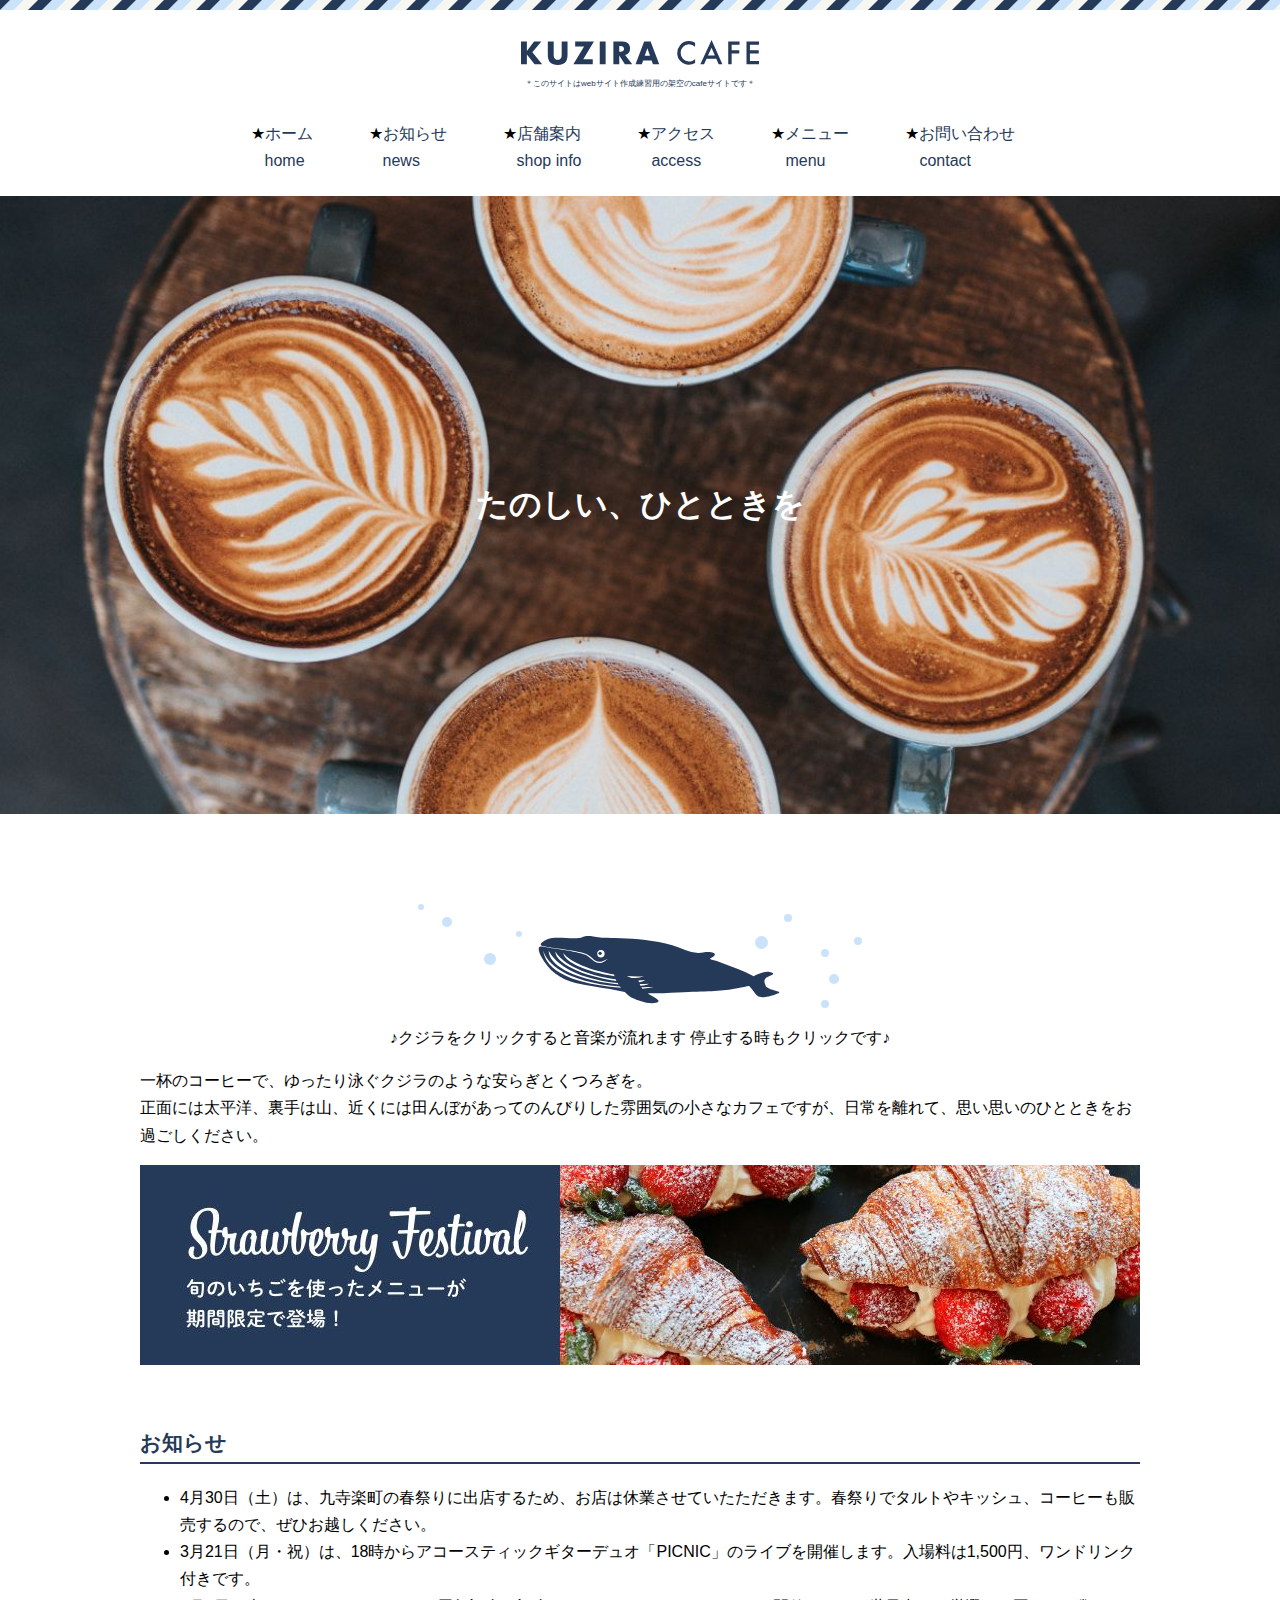
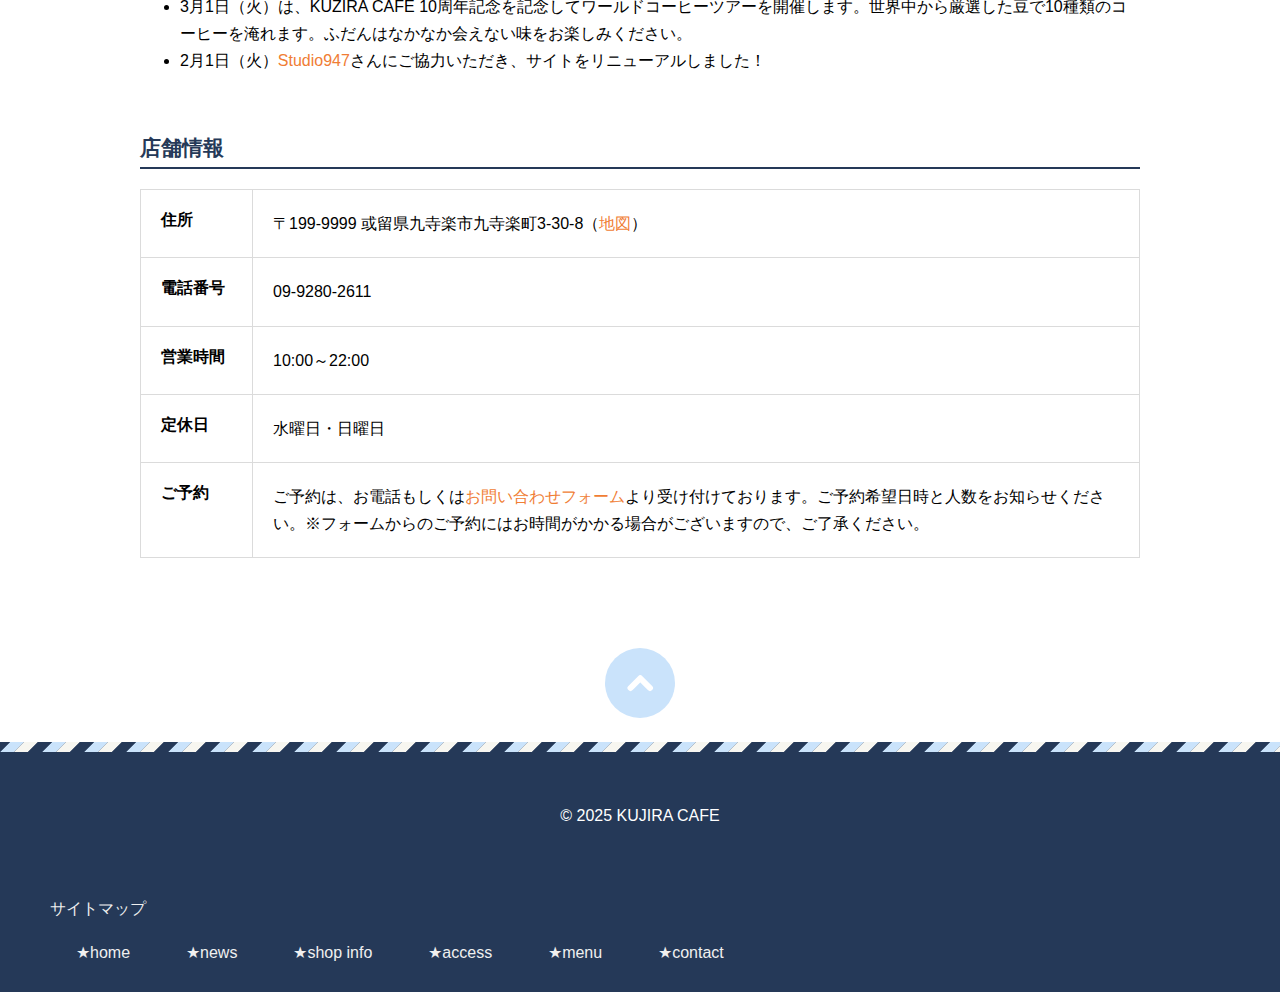
<file: index.html>
<!DOCTYPE html>
<html>
<head>
    <meta charset="UTF-8">
    <meta name="viewport" content="width=device-width, initial-scale=1">
    <meta name="description" content="＊このサイトはwebサイト作成練習用の架空のcafeサイトです＊">
    <link rel="icon" href="images/favicon.ico" />
    <link rel="icon" href="images/favicon.svg" type="image/svg+xml">
    <link rel="apple-touch-icon" href="images/whalecafesample.png" />
    <title>Kujira Cafe</title>
    <link rel="stylesheet" href="css/style.css">     
</head>
<body id="top">
    <!--ヘッダー-->
    <header class="header">
            <div class="logo">
             <a href="index.html"> <img src="images/logo.svg" alt="kUJIRA CAFE"></a>
             <p class="notes">＊このサイトはwebサイト作成練習用の架空のcafeサイトです＊</p>  
            </div>
        <nav class="nav">
            <ul>
                <li><a href="index.html">ホーム<br>
                home</a></li>
                <li><a href="index.html#news">お知らせ<br>
                news</a></li>
                <li><a href="index.html#shop">店舗案内<br>
                shop info</a></li>
                <li><a href="access.html">アクセス<br>
                access</a></li>
                <li><a href="menu.html">メニュー<br>
                menu</a></li>
                <li><a href="contact.html">お問い合わせ<br>
                contact</a></li>
            </ul>
        </nav>
    </header>
    <!--ヘッダーここまで-->    
    <h1 class="hero index">たのしい、ひとときを</h1>
    <!--メイン-->
    <main>
        <div class="logo-whale"><img src="images/logo-whale.svg" alt="Whale Logo" id="whaleLogo"></div>
        <p class="logowhale">♪クジラをクリックすると音楽が流れます 停止する時もクリックです♪</p>
        <audio id="bgm" src="kujira.mp3"></audio>
        <script src="script.js"></script>
        <p>一杯のコーヒーで、ゆったり泳ぐクジラのような安らぎとくつろぎを。<br>
            正面には太平洋、裏手は山、近くには田んぼがあってのんびりした雰囲気の小さなカフェですが、日常を離れて、思い思いのひとときをお過ごしください。</p>
        <a href="menu.html#croissant-sandwich"><img src="images/banner.jpg" alt="旬のイチゴを使ったメニューが期間限定で登場！"></a>
        
        <div id="news">
            <h2>お知らせ</h2>
            <ul>
                <li>4月30日（土）は、九寺楽町の春祭りに出店するため、お店は休業させていたただきます。春祭りでタルトやキッシュ、コーヒーも販売するので、ぜひお越しください。</li>
                <li>3月21日（月・祝）は、18時からアコースティックギターデュオ「PICNIC」のライブを開催します。入場料は1,500円、ワンドリンク付きです。</li>
                <li>3月1日（火）は、KUZIRA CAFE 10周年記念を記念してワールドコーヒーツアーを開催します。世界中から厳選した豆で10種類のコーヒーを淹れます。ふだんはなかなか会えない味をお楽しみください。</li>
                <li>2月1日（火）<a href="https://studio947.net"target="_blank" rel="noopener noreferrer">Studio947</a>さんにご協力いただき、サイトをリニューアルしました！</li>
            </ul>
        </div>

        <div id="shop">
            <h2>店舗情報</h2>
            <table class="shop-info">
                <tr>
                    <th>住所</th>
                    <td>〒199-9999 或留県九寺楽市九寺楽町3-30-8（<a href="access.html">地図</a>）</td>  
                </tr>
                <tr>
                    <th>電話番号</th>
                    <td>09-9280-2611</td>
                </tr>
                <tr>
                    <th>営業時間</th>
                    <td>10:00～22:00</td>
                </tr>
                <tr>
                    <th>定休日</th>
                    <td>水曜日・日曜日</td>
                </tr>
                <tr>
                    <th>ご予約</th>
                    <td>ご予約は、お電話もしくは<a href="contact.html">お問い合わせフォーム</a>より受け付けております。ご予約希望日時と人数をお知らせください。※フォームからのご予約にはお時間がかかる場合がございますので、ご了承ください。</td>
                </tr>
            </table>
        </div>
    </main>
    <!--メインここまで-->
    <!--フッダー-->
    <footer class="footer">
        <div class="gotop">
            <a href="#top"><img src="images/gotop.svg" alt="ページトップへ戻る"></a>
        </div>
        <p class="copyright">&copy; 2025 KUJIRA CAFE</p>
        <nav class="footer-nav">
            <p>サイトマップ</p>
            <ul>
                <li><a href="index.html">home</a></li>
                <li><a href="index.html#news">news</a></li>
                <li><a href="index.html#shop">shop info</a></li>
                <li><a href="access.html">access</a></li>
                <li><a href="menu.html">menu</a></li>
                <li><a href="contact.html">contact</a></li>
            </ul>
        </nav>
    </footer>
<!--フッダーここまで-->
</body>
</html>
</file>
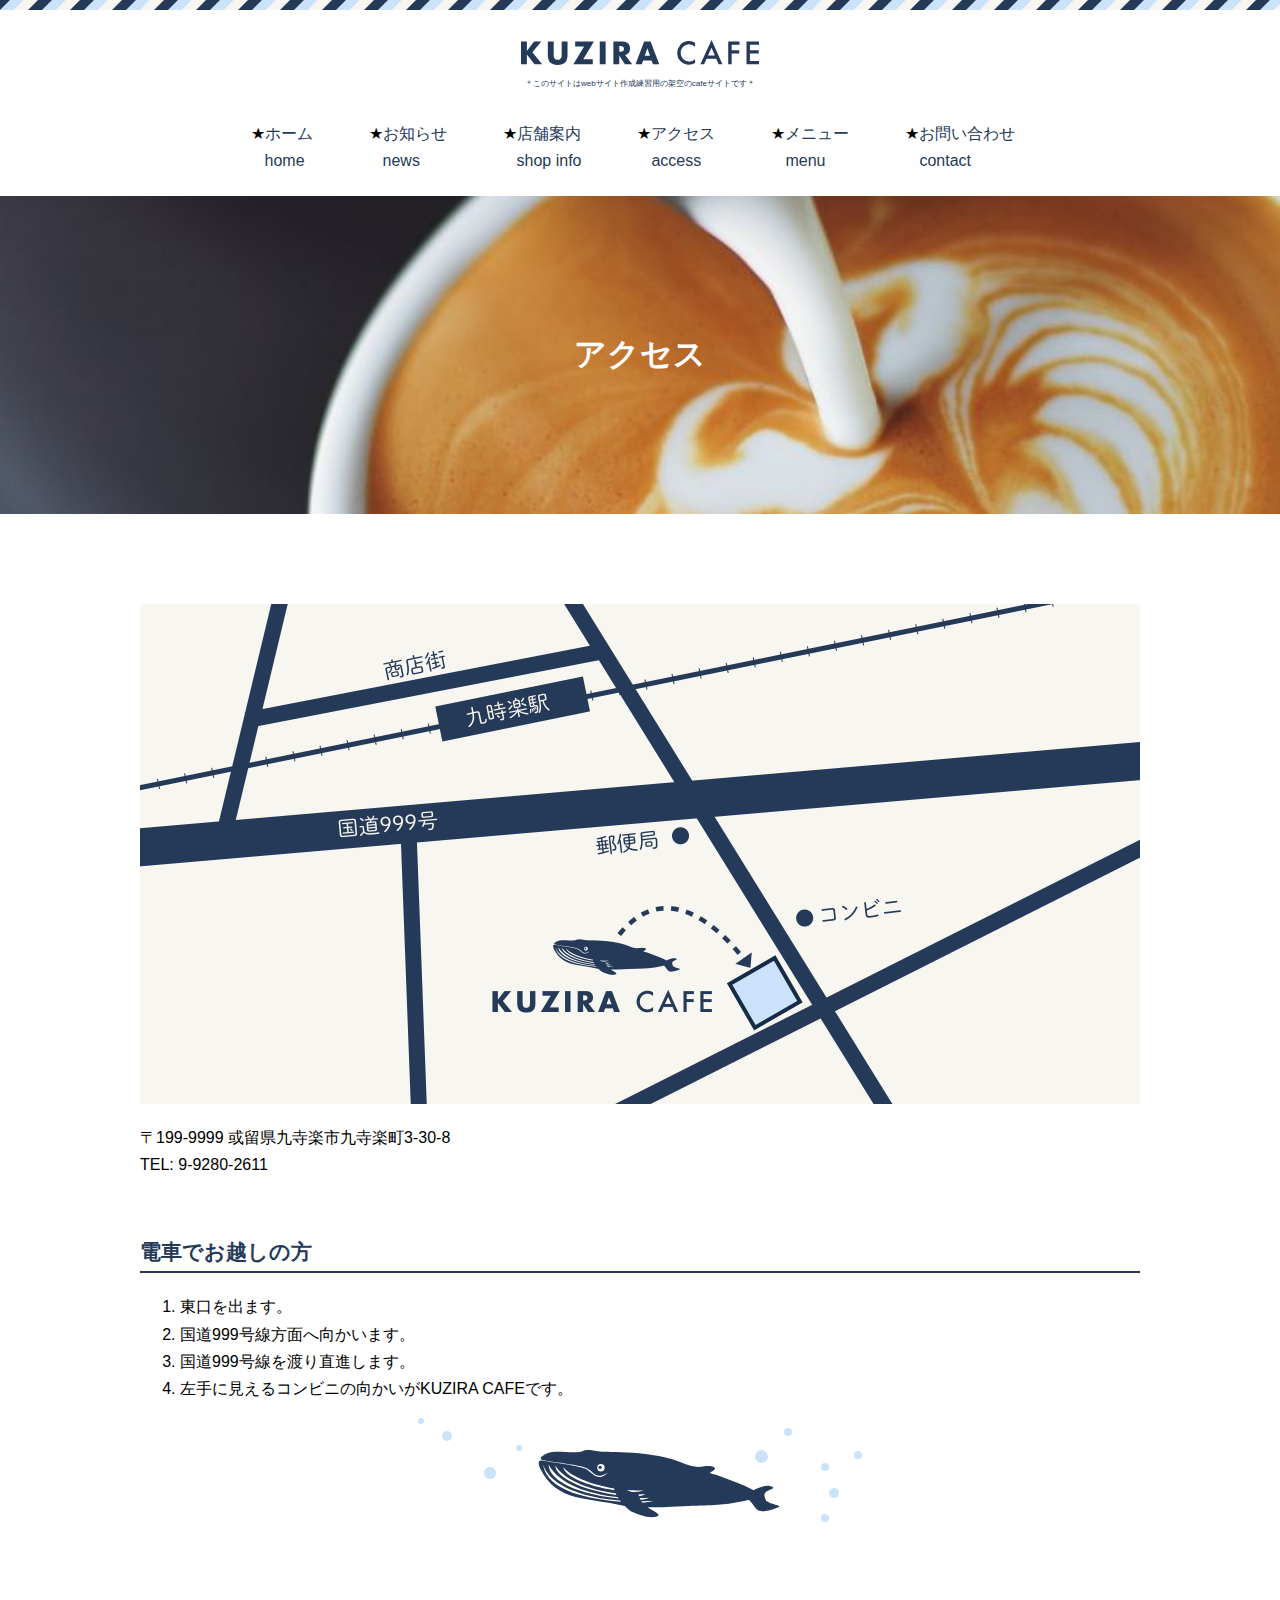
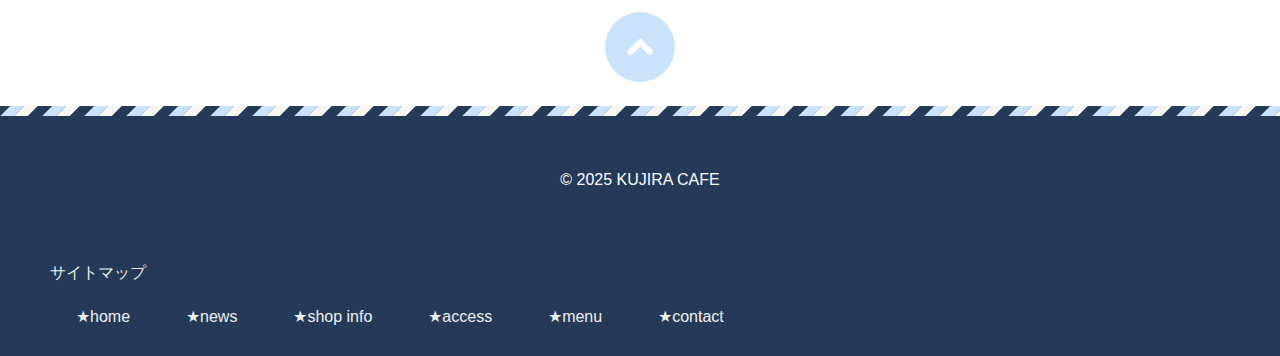
<file: access.html>
<!DOCTYPE html>
<html>
<head>
    <meta charset="UTF-8">
    <meta name="viewport" content="width=device-width, initial-scale=1">
    <link rel="icon" href="images/favicon.ico" />
    <link rel="icon" href="images/favicon.svg" type="image/svg+xml">
    <link rel="apple-touch-icon" href="images/whalecafesample.png" />
    <title>アクセス ｜ Kujira Cafe</title>
    <link rel="stylesheet" href="css/style.css">     
</head>
<body id="top">
    <!--ヘッダー-->
    <header class="header">
            <div class="logo">
             <a href="index.html"> <img src="images/logo.svg" alt="kUJIRA CAFE"></a> 
             <p class="notes">＊このサイトはwebサイト作成練習用の架空のcafeサイトです＊</p> 
            </div>
        <nav class="nav">
            <ul>
                <li><a href="index.html">ホーム<br>
                home</a></li>
                <li><a href="index.html#news">お知らせ<br>
                news</a></li>
                <li><a href="index.html#shop">店舗案内<br>
                shop info</a></li>
                <li><a href="access.html">アクセス<br>
                access</a></li>
                <li><a href="menu.html">メニュー<br>
                menu</a></li>
                <li><a href="contact.html">お問い合わせ<br>
                contact</a></li>
            </ul>
        </nav>
    </header>
    <!--ヘッダーここまで-->    
    <h1 class="hero access">アクセス</h1>
    <!--メイン-->
    <main>
        <img src="images/map.png" alt="地図">
        <p>
         〒199-9999 或留県九寺楽市九寺楽町3-30-8<br>
         TEL: 9-9280-2611   
        </p>
        <h2>電車でお越しの方</h2>
        <ol>
            <li>東口を出ます。</li>
            <li>国道999号線方面へ向かいます。</li>
            <li>国道999号線を渡り直進します。</li>
            <li>左手に見えるコンビニの向かいがKUZIRA CAFEです。</li>
        </ol>
        <div class="logo-whale"><img src="images/logo-whale.svg" alt="Whale Logo" id="whaleLogo"></div>
        <audio id="bgm" src="kujira.mp3"></audio>
        <script src="script.js"></script>    
    </main>
    <!--メインここまで-->
    <!--フッダー-->
    <footer>
        <div class="gotop">
            <a href="#top"><img src="images/gotop.svg" alt="ページトップへ戻る"></a>
        </div>
        <p class="copyright">&copy; 2025 KUJIRA CAFE</p>
        <nav class="footer-nav">
            <p>サイトマップ</p>
            <ul>
                <li><a href="index.html">home</a></li>
                <li><a href="index.html#news">news</a></li>
                <li><a href="index.html#shop">shop info</a></li>
                <li><a href="access.html">access</a></li>
                <li><a href="menu.html">menu</a></li>
                <li><a href="contact.html">contact</a></li>
            </ul>
    </footer>
<!--フッダーここまで-->
</body>
</html>
</file>
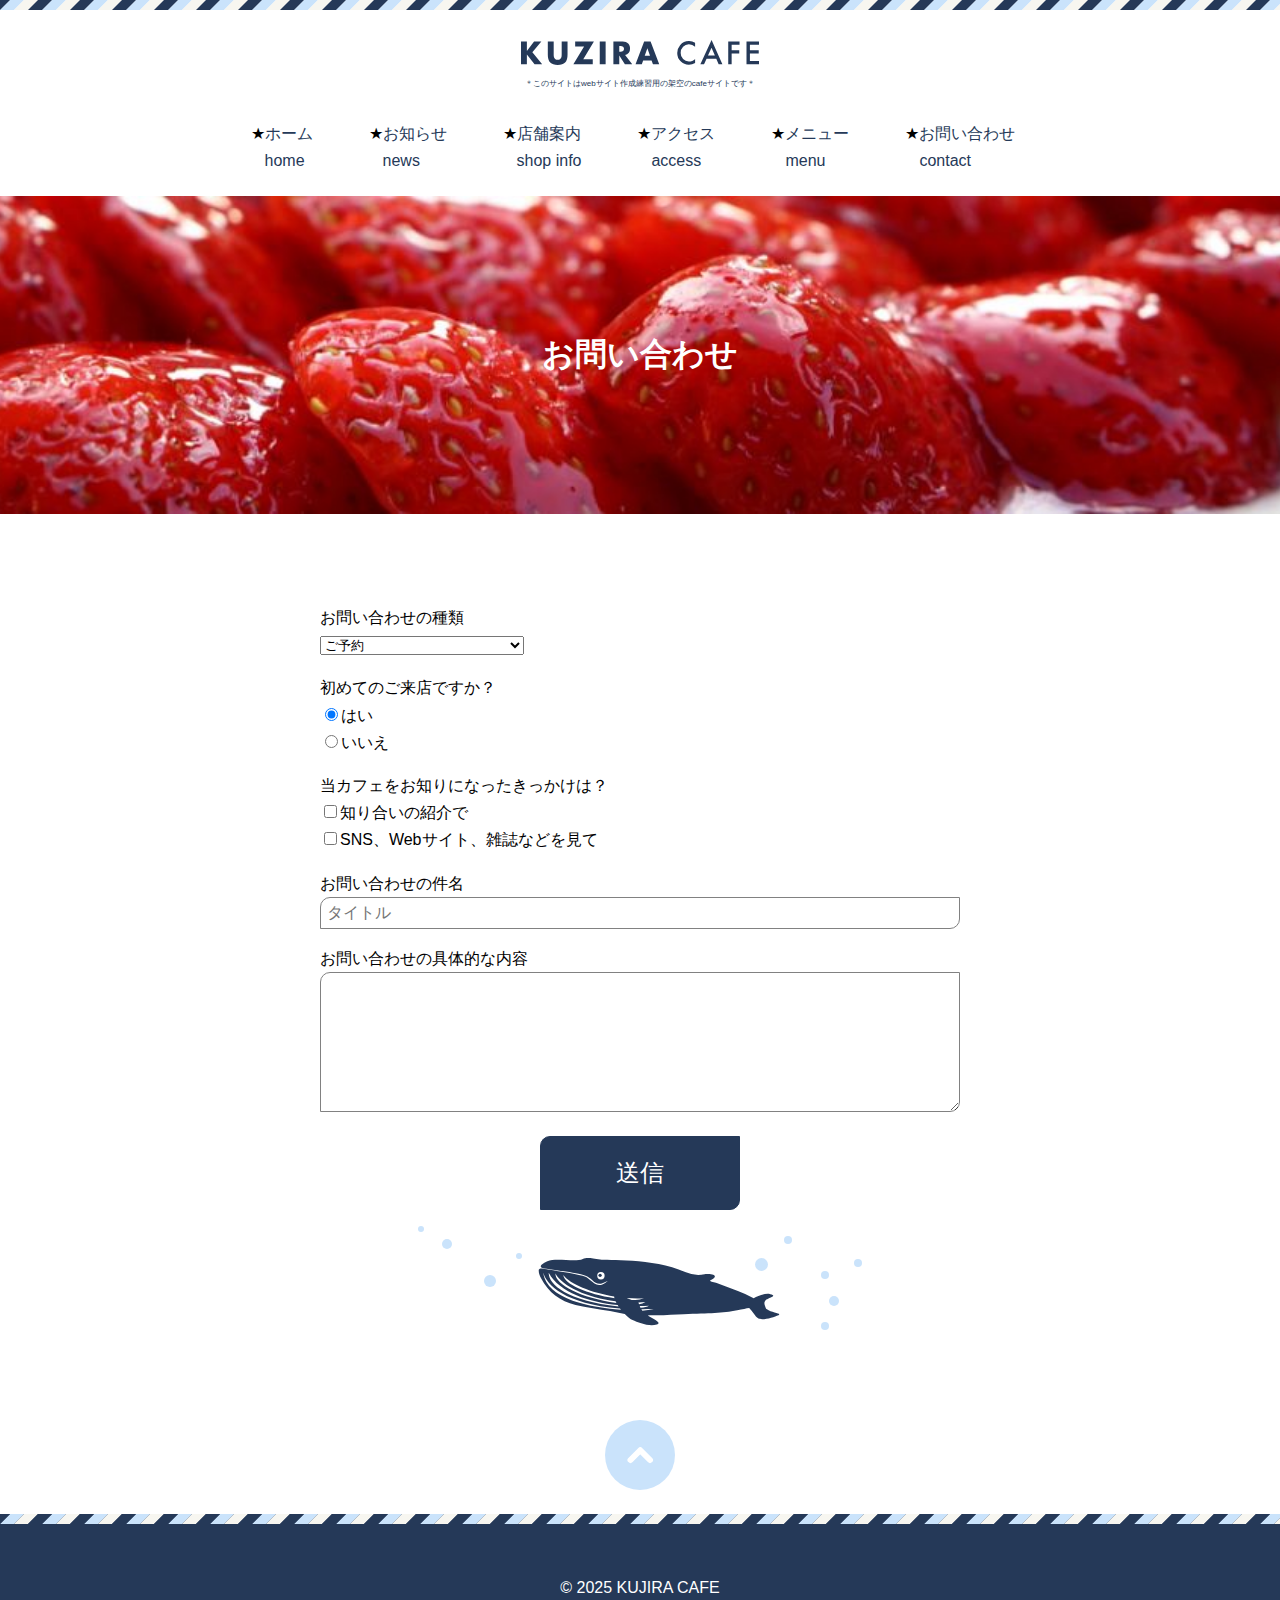
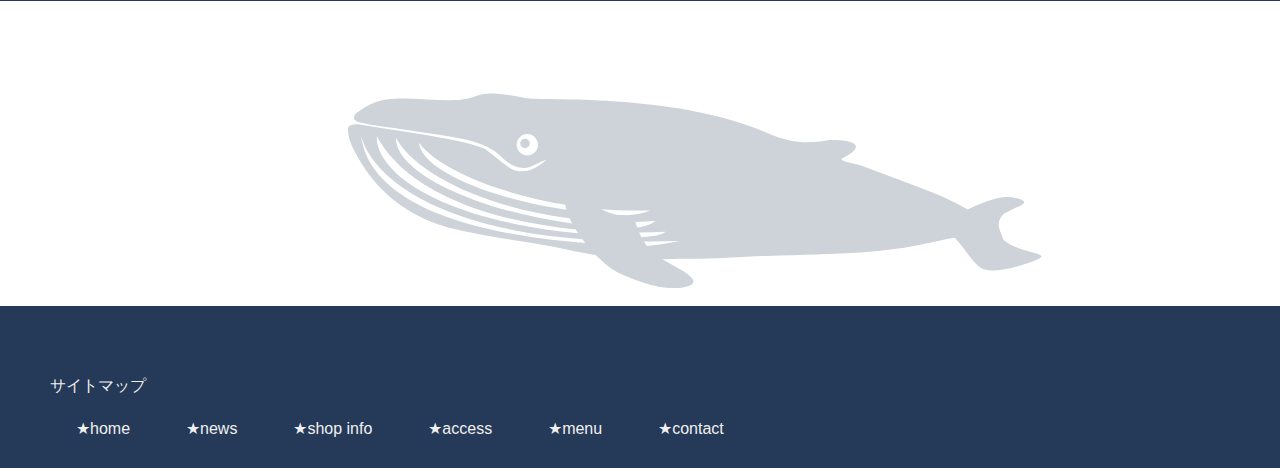
<file: contact.html>
<!DOCTYPE html>
<html>
<head>
    <meta charset="UTF-8">
    <meta name="viewport" content="width=device-width, initial-scale=1">
    <link rel="icon" href="images/favicon.ico" />
    <link rel="icon" href="images/favicon.svg" type="image/svg+xml">
    <link rel="apple-touch-icon" href="images/whalecafesample.png" />
    <title>お問い合わせ ｜ Kujira Cafe</title>
    <link rel="stylesheet" href="css/style.css">     
</head>
<body id="top">
    <!--ヘッダー-->
    <header class="header">
            <div class="logo">
             <a href="index.html"> <img src="images/logo.svg" alt="kUJIRA CAFE"></a>
             <p class="notes">＊このサイトはwebサイト作成練習用の架空のcafeサイトです＊</p> 
            </div>
        <nav class="nav">
            <ul>
                <li><a href="index.html">ホーム<br>
                home</a></li>
                <li><a href="index.html#news">お知らせ<br>
                news</a></li>
                <li><a href="index.html#shop">店舗案内<br>
                shop info</a></li>
                <li><a href="access.html">アクセス<br>
                access</a></li>
                <li><a href="menu.html">メニュー<br>
                menu</a></li>
                <li><a href="contact.html">お問い合わせ<br>
                contact</a></li>
            </ul>
        </nav>
    </header>
    <!--ヘッダーここまで-->    
    <h1 class="hero contact">お問い合わせ</h1>
    <!--メイン-->
    <main>
        <form action="result.html">
  <p>
    <label for="kind">お問い合わせの種類</label><br>
    <select name="kind" id="kind">
      <option value="1">ご予約</option>
      <option value="2">イベントに関するお問い合わせ</option>
      <option value="3">その他</option>
    </select>
  </p>

  <p>
    初めてのご来店ですか？<br>
    <label><input type="radio" name="first" value="yes" checked>はい</label><br>
    <label><input type="radio" name="first" value="no">いいえ</label>
  </p>

  <p>
    当カフェをお知りになったきっかけは？<br>
    <label><input type="checkbox" name="how" value="friend">知り合いの紹介で</label><br>
    <label><input type="checkbox" name="how" value="magazine">SNS、Webサイト、雑誌などを見て</label>
  </p>

  <p>
    <label for="subject">お問い合わせの件名</label><br>
    <input type="text" name="subject" placeholder="タイトル" id="subject">
  </p>

  <p>
    <label for="message">お問い合わせの具体的な内容</label><br>
    <textarea name="message" id="message"></textarea>
  </p>

  <p class="submit">
    <input type="submit" value="送信">
  </p>
</form>
        <div class="logo-whale"><img src="images/logo-whale.svg" alt="Whale Logo" id="whaleLogo"></div>
        <audio id="bgm" src="kujira.mp3"></audio>
        <script src="script.js"></script>
    </main>
    <!--メインここまで-->
    <!--フッダー-->
   <footer class="footer">
        <div class="gotop">
            <a href="#top"><img src="images/gotop.svg" alt="ページトップへ戻る"></a>
        </div>
        <p class="copyright">&copy; 2025 KUJIRA CAFE</p>
        <div class="logo-whale-w"><img src="images/logo-whale-w.svg" alt="Whale Logo"></div>
        <nav class="footer-nav">
            <p>サイトマップ</p>
            <ul>
                <li><a href="index.html">home</a></li>
                <li><a href="index.html#news">news</a></li>
                <li><a href="index.html#shop">shop info</a></li>
                <li><a href="access.html">access</a></li>
                <li><a href="menu.html">menu</a></li>
                <li><a href="contact.html">contact</a></li>
            </ul>
        </nav>
    </footer>
<!--フッダーここまで-->
</body>
</html>
</file>
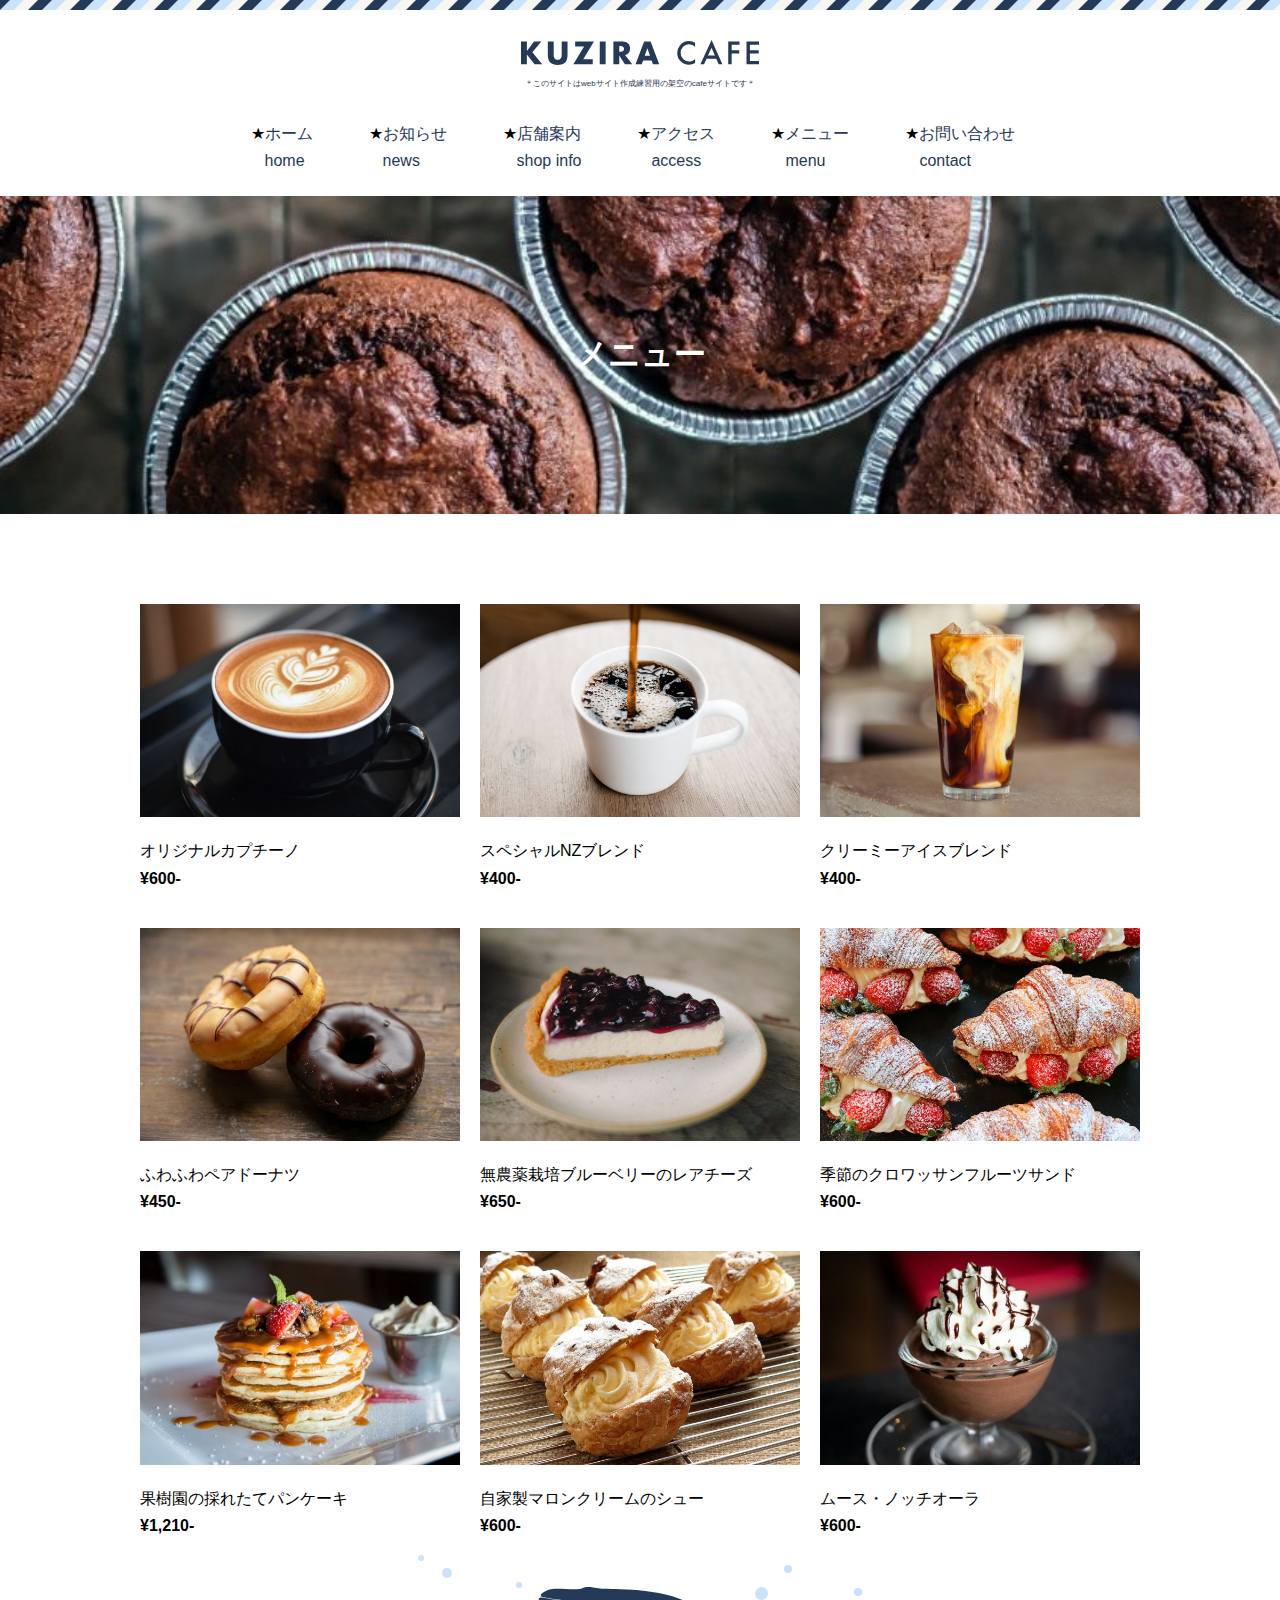
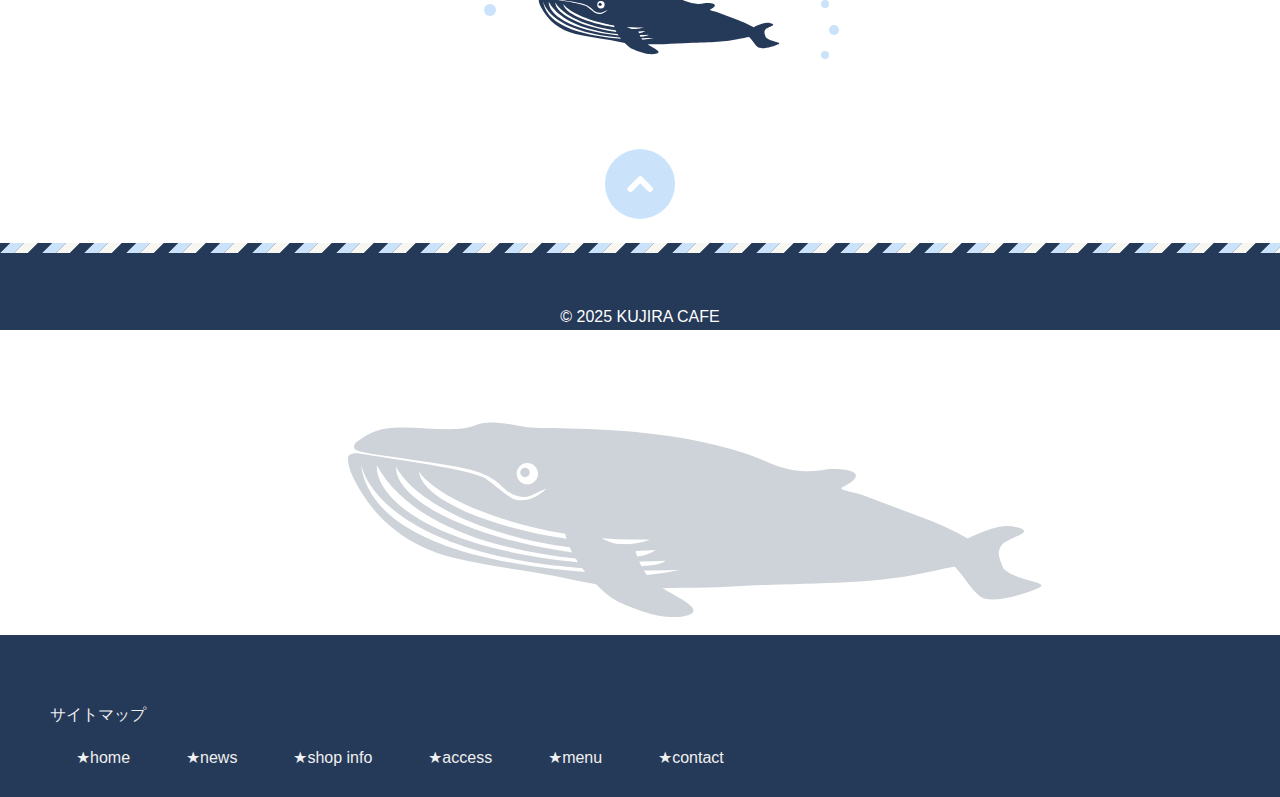
<file: menu.html>
<!DOCTYPE html>
<html>
<head>
    <meta charset="UTF-8">
    <meta name="viewport" content="width=device-width, initial-scale=1">
    <link rel="icon" href="images/favicon.ico" />
    <link rel="icon" href="images/favicon.svg" type="image/svg+xml">
    <link rel="apple-touch-icon" href="images/whalecafesample.png" />
    <title>メニュー ｜ Kujira Cafe</title>
    <link rel="stylesheet" href="css/style.css">     
</head>
<body id="top">
    <!--ヘッダー-->
    <header class="header">
            <div class="logo">
             <a href="index.html"> <img src="images/logo.svg" alt="kUJIRA CAFE"></a>
             <p class="notes">＊このサイトはwebサイト作成練習用の架空のcafeサイトです＊</p>  
            </div>
        <nav class="nav">
            <ul>
                <li><a href="index.html">ホーム<br>
                home</a></li>
                <li><a href="index.html#news">お知らせ<br>
                news</a></li>
                <li><a href="index.html#shop">店舗案内<br>
                shop info</a></li>
                <li><a href="access.html">アクセス<br>
                access</a></li>
                <li><a href="menu.html">メニュー<br>
                menu</a></li>
                <li><a href="contact.html">お問い合わせ<br>
                contact</a></li>
            </ul>
        </nav>
    </header>
    <!--ヘッダーここまで-->    
    <h1 class="hero menu">メニュー</h1>
    <!--メイン-->
    <main>
        <div class="items">
            <div class="item">
                <img src="images/item1.jpg" alt="オリジナルカプチーノ">
                <p>
                    オリジナルカプチーノ<br>
                    <strong>¥600-</strong>
                </p>
            </div>
            <div class="item">
                <img src="images/item2.jpg" alt="スペシャルNZブレンド">
                <p>
                    スペシャルNZブレンド<br>
                    <strong>¥400-</strong>
                </p>
            </div>
             <div class="item">
                <img src="images/item3.jpg" alt="クリーミーアイスブレンド">
                <p>
                    クリーミーアイスブレンド<br>
                    <strong>¥400-</strong>
                </p>
            </div>
            <div class="item">
                <img src="images/item4.jpg" alt="ふわふわペアドーナツ">
                <p>
                    ふわふわペアドーナツ<br>
                    <strong>¥450-</strong>
                </p>
            </div>
            <div class="item">
                <img src="images/item5.jpg" alt="無農薬栽培ブルーベリーのレアチーズ">
                <p>
                    無農薬栽培ブルーベリーのレアチーズ<br>
                    <strong>¥650-</strong>
                </p>
            </div>
            <div class="item" id="croissant-sandwich">
                <img src="images/item6.jpg" alt="季節のクロワッサンフルーツサンド">
                <p>
                    季節のクロワッサンフルーツサンド<br>
                    <strong>¥600-</strong>
                </p>
            </div>
            <div class="item">
                <img src="images/item7.jpg" alt="果樹園の採れたてパンケーキ">
                <p>
                    果樹園の採れたてパンケーキ<br>
                    <strong>¥1,210-</strong>
                </p>
            </div>
            <div class="item">
                <img src="images/item8.jpg" alt="自家製マロンクリームのシュー">
                <p>
                    自家製マロンクリームのシュー<br>
                    <strong>¥600-</strong>
                </p>
            </div>
            <div class="item">
                <img src="images/item9.jpg" alt="ムース・ノッチオーラ">
                <p>
                    ムース・ノッチオーラ<br>
                    <strong>¥600-</strong>
                </p>
            </div>

        </div>
        <div class="logo-whale"><img src="images/logo-whale.svg" alt="Whale Logo" id="whaleLogo"></div>
        <audio id="bgm" src="kujira.mp3"></audio>
        <script src="script.js"></script>
    </main>
    <!--メインここまで-->
    <!--フッダー-->
    <footer class="footer">
        <div class="gotop">
            <a href="#top"><img src="images/gotop.svg" alt="ページトップへ戻る"></a>
        </div>
        <p class="copyright">&copy; 2025 KUJIRA CAFE</p>
        <div class="logo-whale-w"><img src="images/logo-whale-w.svg" alt="Whale Logo"></div>
        <nav class="footer-nav">
            <p>サイトマップ</p>
            <ul>
                <li><a href="index.html">home</a></li>
                <li><a href="index.html#news">news</a></li>
                <li><a href="index.html#shop">shop info</a></li>
                <li><a href="access.html">access</a></li>
                <li><a href="menu.html">menu</a></li>
                <li><a href="contact.html">contact</a></li>
            </ul>
        </nav>
    </footer>
<!--フッダーここまで-->
</body>
</html>
</file>
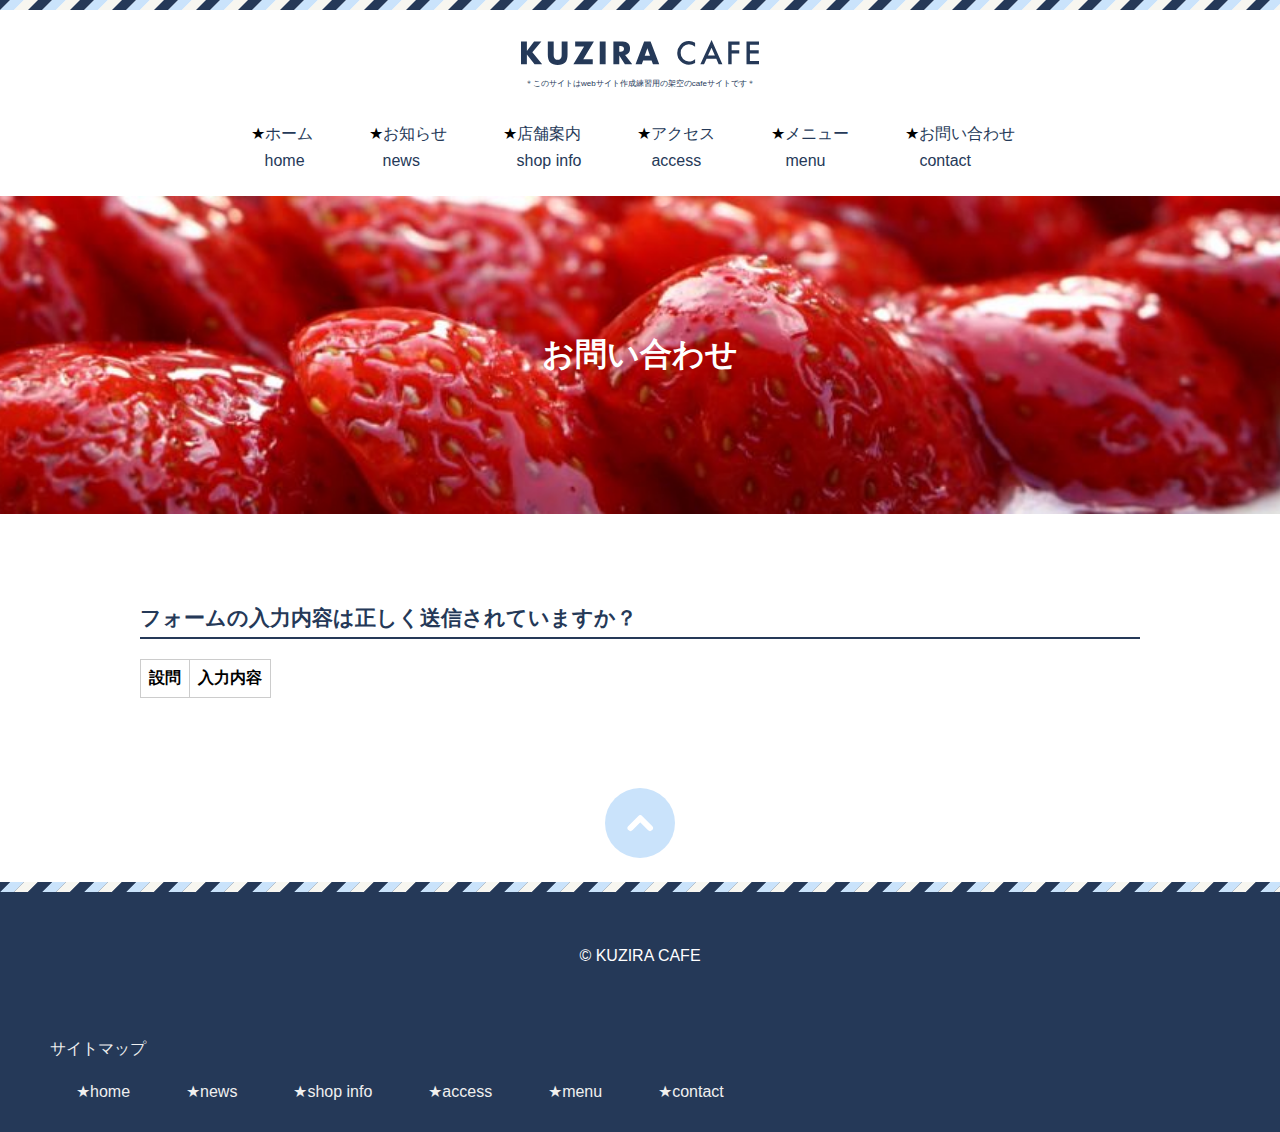
<file: result.html>
<!DOCTYPE html>
<html>
<head>
    <meta charset="UTF-8">
    <meta http-equiv="X-UA-Compatible" content="IE=edge">
    <meta name="viewport" content="width=device-width, initial-scale=1">
    <link rel="icon" href="images/favicon.ico" />
    <link rel="icon" href="images/favicon.svg" type="image/svg+xml">
    <link rel="apple-touch-icon" href="images/whalecafesample.png" />
    <title>フォーム入力内容の確認 | Kujira Cafe</title>
    <link rel="stylesheet" href="css/style.css">
    <style>
        .result {
            border-collapse: collapse;
        }
        .result th, .result td {
            border: 1px solid #ccc;
            padding: 8px;
        }
    </style>
</head>
<body id="top">
    <!-- ヘッダー -->
    <header class="header">
        <div class="logo">
            <div class="logomark"><a href="index.html"><img src="images/logo.svg" alt="KUZIRA CAFE"></a></div>
            <p class="notes">＊このサイトはwebサイト作成練習用の架空のcafeサイトです＊</p>
        </div>
        <nav class="nav">
            <ul>
                <li><a href="index.html">ホーム<br>
                home</a></li>
                <li><a href="index.html#news">お知らせ<br>
                news</a></li>
                <li><a href="index.html#shop">店舗案内<br>
                shop info</a></li>
                <li><a href="access.html">アクセス<br>
                access</a></li>
                <li><a href="menu.html">メニュー<br>
                menu</a></li>
                <li><a href="contact.html">お問い合わせ<br>
                contact</a></li>
            </ul>
        </nav>
    </header>
    <!-- ヘッダーここまで -->
    <!-- 見出し&ヒーロー -->
    <h1 class="hero contact">お問い合わせ</h1>
    <!-- 見出し&ヒーローここまで -->
    <!-- メイン -->
    <main>
        <h2>フォームの入力内容は正しく送信されていますか？</h2>
        <table id="result" class="result">
            <tr>
                <th>設問</th>
                <th>入力内容</th>
            </tr>
        </table>
    </main>
    <!-- メインここまで -->
    <!-- フッター -->
    <footer>
        <div class="gotop">
            <a href="#top"><img src="images/gotop.svg" alt="ページトップへ戻る"></a>
        </div>
        <p class="copyright">&copy; KUZIRA CAFE</p>
        <nav class="footer-nav">
            <p>サイトマップ</p>
            <ul>
                <li><a href="index.html">home</a></li>
                <li><a href="index.html#news">news</a></li>
                <li><a href="index.html#shop">shop info</a></li>
                <li><a href="access.html">access</a></li>
                <li><a href="menu.html">menu</a></li>
                <li><a href="contact.html">contact</a></li>
            </ul>
    </footer>
    <!-- フッターここまで -->
    <script>
        'use strict';

        const render = function(q) {
            const parent = document.getElementById('result');
            for (const item of q) {
                parent.insertAdjacentHTML('beforeend', `<tr><td>${item[0]}</td><td>${item[1]}</td></tr>`);
            }
        }

        window.addEventListener('DOMContentLoaded', (e) => {
            try {
                const urlParam = decodeURIComponent(location.search.replace(/\+/g, ' ')).slice(1);
                const qList = urlParam.split('&');
                const queries = [];
                for (const item of qList) {
                    const split = item.split('=');
                    queries.push([split[0], split[1].split('<').join('&lt;').split('>').join('&gt;')]);
                }
                render(queries);
            } catch(err) {
                console.log(err);
            }
        });
    </script>
</body>
</html>
</file>
<file: css/style.css>
/* すべてのページに適用される設定 */
html{
    font-size: 16px;
    font-family: sans-serif;
}
* {
    box-sizing: border-box;
}
body {
    margin: 0 0 0 0;
}
p, li, td {
    line-height: 1.7;
}
a:link {
    color: #F07D34;
    text-decoration: none;
}
a:visited {
    color: #F07D34;
    text-decoration: none;
}
a:hover {
    color: #F07D34;
    text-decoration: underline;
}
a:active {
    color: #F07D34;
    text-decoration: underline;
}
img {
    max-width: 100%;
}

/* すべてのページに適用 - ヘッダー */
.header {
    padding-top: 40px;
    background-image: url(../images/stripe.png);
    background-repeat: repeat-x;
}
.logo {
    text-align: center;
}
.nav ul {
    margin: 30px 0 0 0;
    padding: 0;
    list-style-type: "★";
    display: flex;
    justify-content: center;
    gap: 70px;
}
.nav a:link {
    color: #253958;
}
.nav a:visited {
    color: #253958;
}
.nav a:hover {
    text-decoration: none;
}
.nav a:active {
    text-decoration: none;
}
.notes {
    color: #253958;
    font-size: 0.5rem;/* 「架空のサイトです」のスタイル */
}
/* すべてのページに適用 - ヒーロー */
.hero {
    padding: 137px 0;
    background-repeat: no-repeat;
    background-position: center;
    background-size: cover;
    color: #FFFFFF;
    text-align: center;
}
.hero.index {
    padding: 287px 0;
    background-image: url(../images/home-hero.jpg);
}
.hero.access {
    background-image: url(../images/access-hero.jpg);
}
.hero.menu {
    background-image: url(../images/menu-hero.jpg);
}
.hero.contact {
    background-image: url(../images/contact-hero.jpg);
}

/* すべてのページに適用 - メイン */
main {
    margin: 90px auto 90px auto;
    max-width: 1000px;
}
main h2 {
    margin: 60px 0 20px 0;
    border-bottom: 2px solid #253958;
    padding: 0 0 5px 0;
    color: #253958;
    font-size: 1.3rem;
}

/* すべてのページに適用 - フッダー */
.gotop {
    text-align: center;
}
.copyright {
    margin-top: 20px;
    margin-bottom: 0;
    padding-top: 75px;
    background-color: #253958;
    color: #FFFFFF;
    text-align: center;
    padding-top: 60px;
    background-image: url(../images/stripe.png);/* ヘッダーと同じ装飾 */
    background-repeat: repeat-x;/* 繰り返す */
}
.footer-nav {
    color: #f0f0f0;
    padding-top: 50px;
    padding-left: 50px;
    padding-bottom: 10px;
    background-color: #253958;
}
    
.footer-nav ul{
    color:#f0f0f0;
    list-style-type: "★";
    display: flex;
    justify-content: centerleft;
    gap: 70px;
}

.footer-nav a:link {
    color: #f0f0f0;
}
.footer-nav a:visited {
    color: #f0f0f0;
}
.footer-nav a:hover {
    text-decoration: none;
}
.footer-nav a:active {
    text-decoration: none;
}

@keyframes swim {
  0% { transform: translateX(500px) rotate(-60deg); }
  25% { transform: translateX(300px) rotate(-10deg); }
  50% { transform: translateX(250px) rotate(-20deg); }
  75% { transform: translateX(-150px) rotate(10deg); }
  100% { transform: translateX(-500px) rotate(-20deg); }
}/* くじらロゴの泳ぎ方 */
.logo-whale img{
    text-align: right;
    display: block;
  margin: 0 auto;
  animation: swim 8s infinite ease-in-out;
}/* くじらロゴが動く速さ */
.logo-whale{
    cursor: pointer;
    transition: transform 0.5s ease-in-out;
}/* くじらロゴにポインタを乗せてから変化するまでの時間 */
.logo-whale:hover{
    transform: scale(1.3); 
}/* くじらロゴにポインタを乗せた時の大きさ */
.logowhale {
    text-align: center;
}

/* 個別のスタイル */
/* index.html */
.shop-info {
    border-collapse: collapse;
}
.shop-info th, .shop-info td {
    border: 1px solid #DBDBDB;
    padding: 20px;
}
.shop-info th {
    width: 112px;
    text-align: left;
    vertical-align: top;
}
/* menu.html */
.items {
    display: grid;
    grid-template-columns: 1fr 1fr 1fr;
    gap: 20px;
}

/* contact.html */
form {
    margin: 0 auto;
    max-width: 640px;
}
input[type="text"], textarea {
    border-top-left-radius: 10px; /* 左上の角を丸くする */
    border-bottom-right-radius: 10px; /* 右下の角を丸くする */
    padding: 6px;
    border: 1px solid #818181;
    width: 100%;
    font-size: 1rem;
}
textarea {
    height: 140px;
}
.submit {
    text-align: center;
}
input[type="submit"] {
    border-top-left-radius: 10px; /* 左上の角を丸くする */
    border-bottom-right-radius: 10px; /* 右下の角を丸くする */
    padding: 20px;
    border: 1px solid #253958;
    width: 200px;
    background-color: #253958;
    color: #FFFFFF;
    font-size: 1.5rem;
}
/* モバイル対応 */
@media(max-width: 767px) {
    .nav ul {
        flex-wrap: wrap;
        gap: 20px;
    }
    main {
        padding: 0 4%;
    }
    /* index.html */
    .hero.index {
        padding: 28vh 0;
    }

    /* menu.html */
    .items {
        grid-template-columns: 1fr 1fr;
    }
}
</file>
